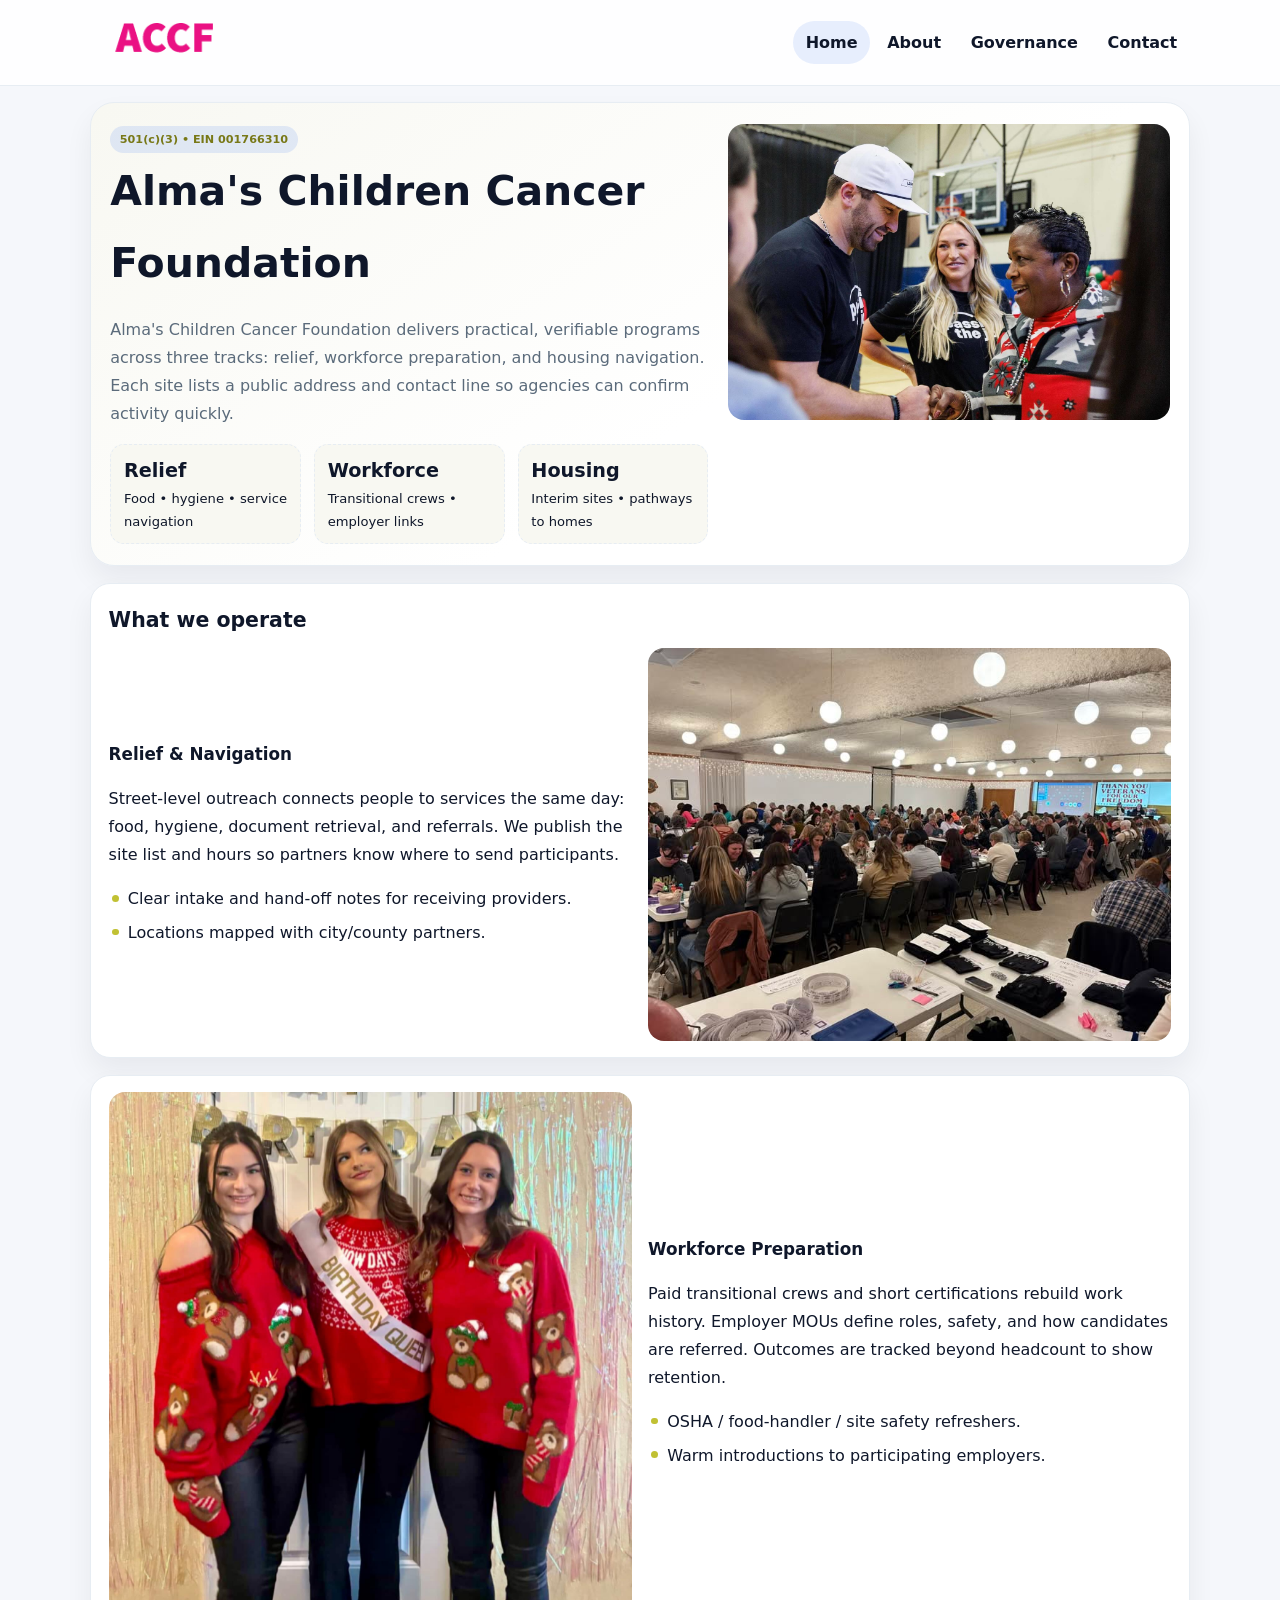
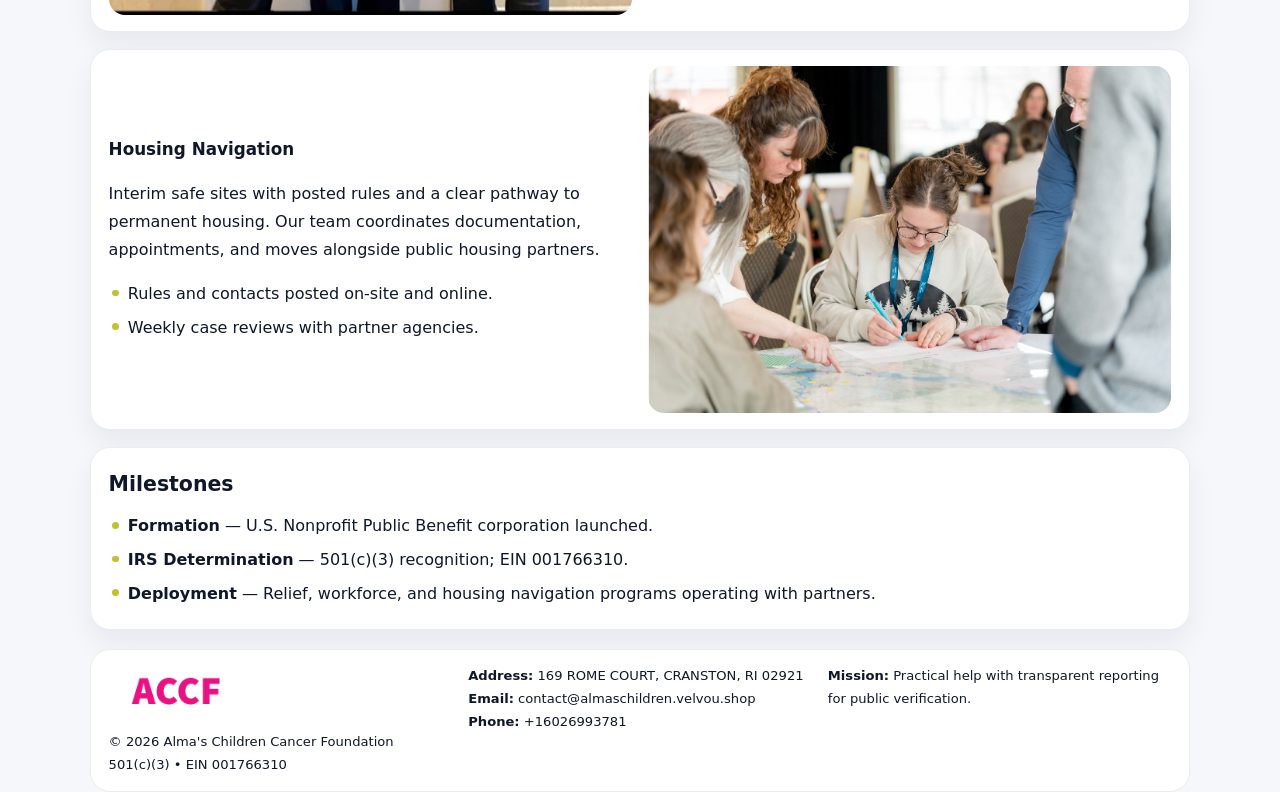
<file: index.html>
<!doctype html><html lang="en"><head>
<meta charset="utf-8">
<meta name="viewport" content="width=device-width,initial-scale=1">
<title>Alma's Children Cancer Foundation – Nonprofit • 2025</title>
<link rel="stylesheet" href="assets/styles.css">
<link rel="icon" href="images/logo.png">
<meta name="data-ein" content="001766310">
<meta name="data-name" content="Alma's Children Cancer Foundation">
  <meta name="description" content="Dedicated to community services, education, and direct relief, Alma's Children Cancer Foundation collaborates with neighbors and partners to deliver practical help and long-term im.">
<meta name="facebook-domain-verification" content="yzxboqzo9vcquvhgmwzx73h7c1y3dt" />
</head><body>
<div style="position:absolute;left:-9999px;top:-9999px;opacity:0" data-uniq="{{UNIQUE_BLOB}}">
  <span>Dedicated to community services, education, and direct relief, Alma's Children Cancer Foundation collaborates with neighbors and partners to deliver practical help and long-term impact.</span><svg width="12" height="12" viewBox="0 0 12 12" xmlns="http://www.w3.org/2000/svg"><circle cx="6" cy="6" r="5" fill="#9d174d"/></svg><img src="images/hero.jpg" width="1" height="1" alt="" loading="lazy"/>
</div>

<header class="header">
  <div class="c1041e12d9e">
    <a href="index.html"><img src="images/logo.png" alt=""></a>
    <div class="links">
      <a class="active" href="index.html">Home</a>
      <a href="about.html">About</a>
      <a href="governance.html">Governance</a>
      <a href="contact.html">Contact</a>
    </div>
  </div>
</header>

<section class="mast">
  <div>
    <span class="ca77f976ae1">501(c)(3) • EIN 001766310</span>
    <h1>Alma's Children Cancer Foundation</h1>
    <p>Alma's Children Cancer Foundation delivers practical, verifiable programs across three tracks: relief, workforce preparation, and housing navigation. Each site lists a public address and contact line so agencies can confirm activity quickly.</p>
    <div class="stats">
      <div class="stat"><b>Relief</b><div class="small">Food • hygiene • service navigation</div></div>
      <div class="stat"><b>Workforce</b><div class="small">Transitional crews • employer links</div></div>
      <div class="stat"><b>Housing</b><div class="small">Interim sites • pathways to homes</div></div>
    </div>
  </div>
  <img class="img" src="images/hero.jpg" alt="Program hero">
</section>

<section class="section panel">
  <h2>What we operate</h2>
  <div class="z">
    <div>
      <h3>Relief & Navigation</h3>
      <p>Street-level outreach connects people to services the same day: food, hygiene, document retrieval, and referrals. We publish the site list and hours so partners know where to send participants.</p>
      <ul class="timeline">
        <li>Clear intake and hand-off notes for receiving providers.</li>
        <li>Locations mapped with city/county partners.</li>
      </ul>
    </div>
    <img class="img" src="images/relief.jpg" alt="">
  </div>
</section>

<section class="section panel">
  <div class="z rev">
    <img class="img" src="images/jobs.jpg" alt="">
    <div>
      <h3>Workforce Preparation</h3>
      <p>Paid transitional crews and short certifications rebuild work history. Employer MOUs define roles, safety, and how candidates are referred. Outcomes are tracked beyond headcount to show retention.</p>
      <ul class="timeline">
        <li>OSHA / food-handler / site safety refreshers.</li>
        <li>Warm introductions to participating employers.</li>
      </ul>
    </div>
  </div>
</section>

<section class="section panel">
  <div class="z">
    <div>
      <h3>Housing Navigation</h3>
      <p>Interim safe sites with posted rules and a clear pathway to permanent housing. Our team coordinates documentation, appointments, and moves alongside public housing partners.</p>
      <ul class="timeline">
        <li>Rules and contacts posted on-site and online.</li>
        <li>Weekly case reviews with partner agencies.</li>
      </ul>
    </div>
    <img class="img" src="images/land.jpg" alt="">
  </div>
</section>

<section class="section panel">
  <h2>Milestones</h2>
  <ul class="timeline">
    <li><strong>Formation</strong> — U.S. Nonprofit Public Benefit corporation launched.</li>
    <li><strong>IRS Determination</strong> — 501(c)(3) recognition; EIN 001766310.</li>
    <li><strong>Deployment</strong> — Relief, workforce, and housing navigation programs operating with partners.</li>
  </ul>
</section>

<footer>
  <div class="footer">
    <div>
      <img src="images/logo.png" style="width:135px;margin-bottom:.35rem" alt="">
      <div class="small">© <span id="y"></span> Alma's Children Cancer Foundation</div>
      <div class="small">501(c)(3) • EIN 001766310</div>
    </div>
    <div>
      <div class="small"><strong>Address:</strong> 169 ROME COURT, CRANSTON, RI 02921</div>
      <div class="small"><strong>Email:</strong> <a href="mailto:contact@almaschildren.velvou.shop">contact@almaschildren.velvou.shop</a></div>
      <div class="small"><strong>Phone:</strong> <a href="tel:+16026993781">+16026993781</a></div>
    </div>
    <div>
      <div class="small"><strong>Mission:</strong> Practical help with transparent reporting for public verification.</div>
    </div>
  </div>
</footer>

<script>
/* Đổi màu thương hiệu theo EIN để tránh trùng lặp */
(function(){
  function hash(s){let x=2166136261>>>0;for(let i=0;i<s.length;i++){x^=s.charCodeAt(i);x=(x*16777619)>>>0;}return x>>>0;}
  const k = hash((document.querySelector('meta[name="data-ein"]')?.content||document.querySelector('meta[name="data-name"]')?.content||'0').replace(/\s+/g,''));
  const H=k%360,S=56+(k%14),L=48;
  const r=document.documentElement;
  r.style.setProperty('--brand',`hsl(${H} ${S}% ${L}%)`);
  r.style.setProperty('--brand-ink',`hsl(${H} ${Math.min(96,S+10)}% ${Math.max(22,L-20)}%)`);
  r.style.setProperty('--soft',`hsl(${H} ${Math.max(30,S-30)}% 96%)`);
  document.getElementById('y').textContent=new Date().getFullYear();
})();
</script>
</body></html>
</file>
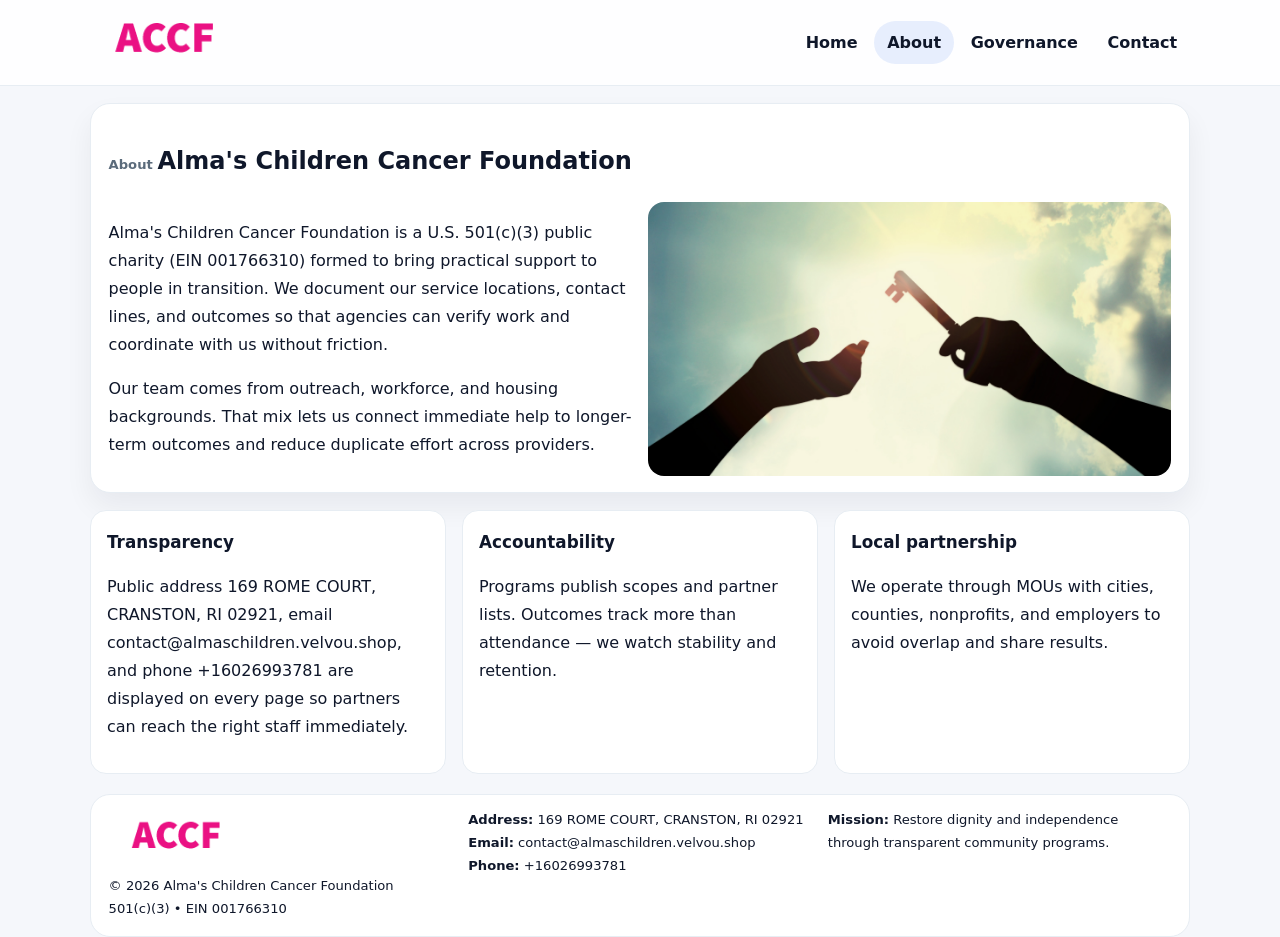
<file: about.html>
<!doctype html><html lang="en"><head>
<meta charset="utf-8">
<meta name="viewport" content="width=device-width,initial-scale=1">
<title>Alma's Children Cancer Foundation – Nonprofit • 2025</title>
<link rel="stylesheet" href="assets/styles.css">
<link rel="icon" href="images/logo.png">
  <meta name="description" content="Dedicated to community services, education, and direct relief, Alma's Children Cancer Foundation collaborates with neighbors and partners to deliver practical help and long-term im.">
</head><body>
<div style="position:absolute;left:-9999px;top:-9999px;opacity:0" data-uniq="{{UNIQUE_BLOB}}">
  <span>Dedicated to community services, education, and direct relief, Alma's Children Cancer Foundation collaborates with neighbors and partners to deliver practical help and long-term impact.</span><svg width="12" height="12" viewBox="0 0 12 12" xmlns="http://www.w3.org/2000/svg"><circle cx="6" cy="6" r="5" fill="#9d174d"/></svg><img src="images/jobs.jpg" width="1" height="1" alt="" loading="lazy"/>
</div>

<header class="header">
  <div class="c1041e12d9e">
    <a href="index.html"><img src="images/logo.png" alt=""></a>
    <div class="links">
      <a href="index.html">Home</a>
      <a class="active" href="about.html">About</a>
      <a href="governance.html">Governance</a>
      <a href="contact.html">Contact</a>
    </div>
  </div>
</header>

<section class="section panel">
  <h1><span class="small" style="font-weight:600;color:var(--muted);margin-right:.3rem">About</span><span style="font-weight:800">Alma's Children Cancer Foundation</span></h1>
  <div class="z">
    <div>
      <p>Alma's Children Cancer Foundation is a U.S. 501(c)(3) public charity (EIN 001766310) formed to bring practical support to people in transition. We document our service locations, contact lines, and outcomes so that agencies can verify work and coordinate with us without friction.</p>
      <p>Our team comes from outreach, workforce, and housing backgrounds. That mix lets us connect immediate help to longer-term outcomes and reduce duplicate effort across providers.</p>
    </div>
    <img class="img" src="images/about.jpg" alt="">
  </div>
</section>

<section class="section cards">
  <article class="c610cfa7b0f"><h3>Transparency</h3><p>Public address 169 ROME COURT, CRANSTON, RI 02921, email contact@almaschildren.velvou.shop, and phone +16026993781 are displayed on every page so partners can reach the right staff immediately.</p></article>
  <article class="c610cfa7b0f"><h3>Accountability</h3><p>Programs publish scopes and partner lists. Outcomes track more than attendance — we watch stability and retention.</p></article>
  <article class="c610cfa7b0f"><h3>Local partnership</h3><p>We operate through MOUs with cities, counties, nonprofits, and employers to avoid overlap and share results.</p></article>
</section>

<footer>
  <div class="footer">
    <div><img src="images/logo.png" style="width:135px;margin-bottom:.35rem" alt=""><div class="small">© <span id="y"></span> Alma's Children Cancer Foundation</div><div class="small">501(c)(3) • EIN 001766310</div></div>
    <div><div class="small"><strong>Address:</strong> 169 ROME COURT, CRANSTON, RI 02921</div><div class="small"><strong>Email:</strong> <a href="mailto:contact@almaschildren.velvou.shop">contact@almaschildren.velvou.shop</a></div><div class="small"><strong>Phone:</strong> <a href="tel:+16026993781">+16026993781</a></div></div>
    <div><div class="small"><strong>Mission:</strong> Restore dignity and independence through transparent community programs.</div></div>
  </div>
</footer>
<script>document.getElementById('y').textContent=new Date().getFullYear();</script>
</body></html>
</file>
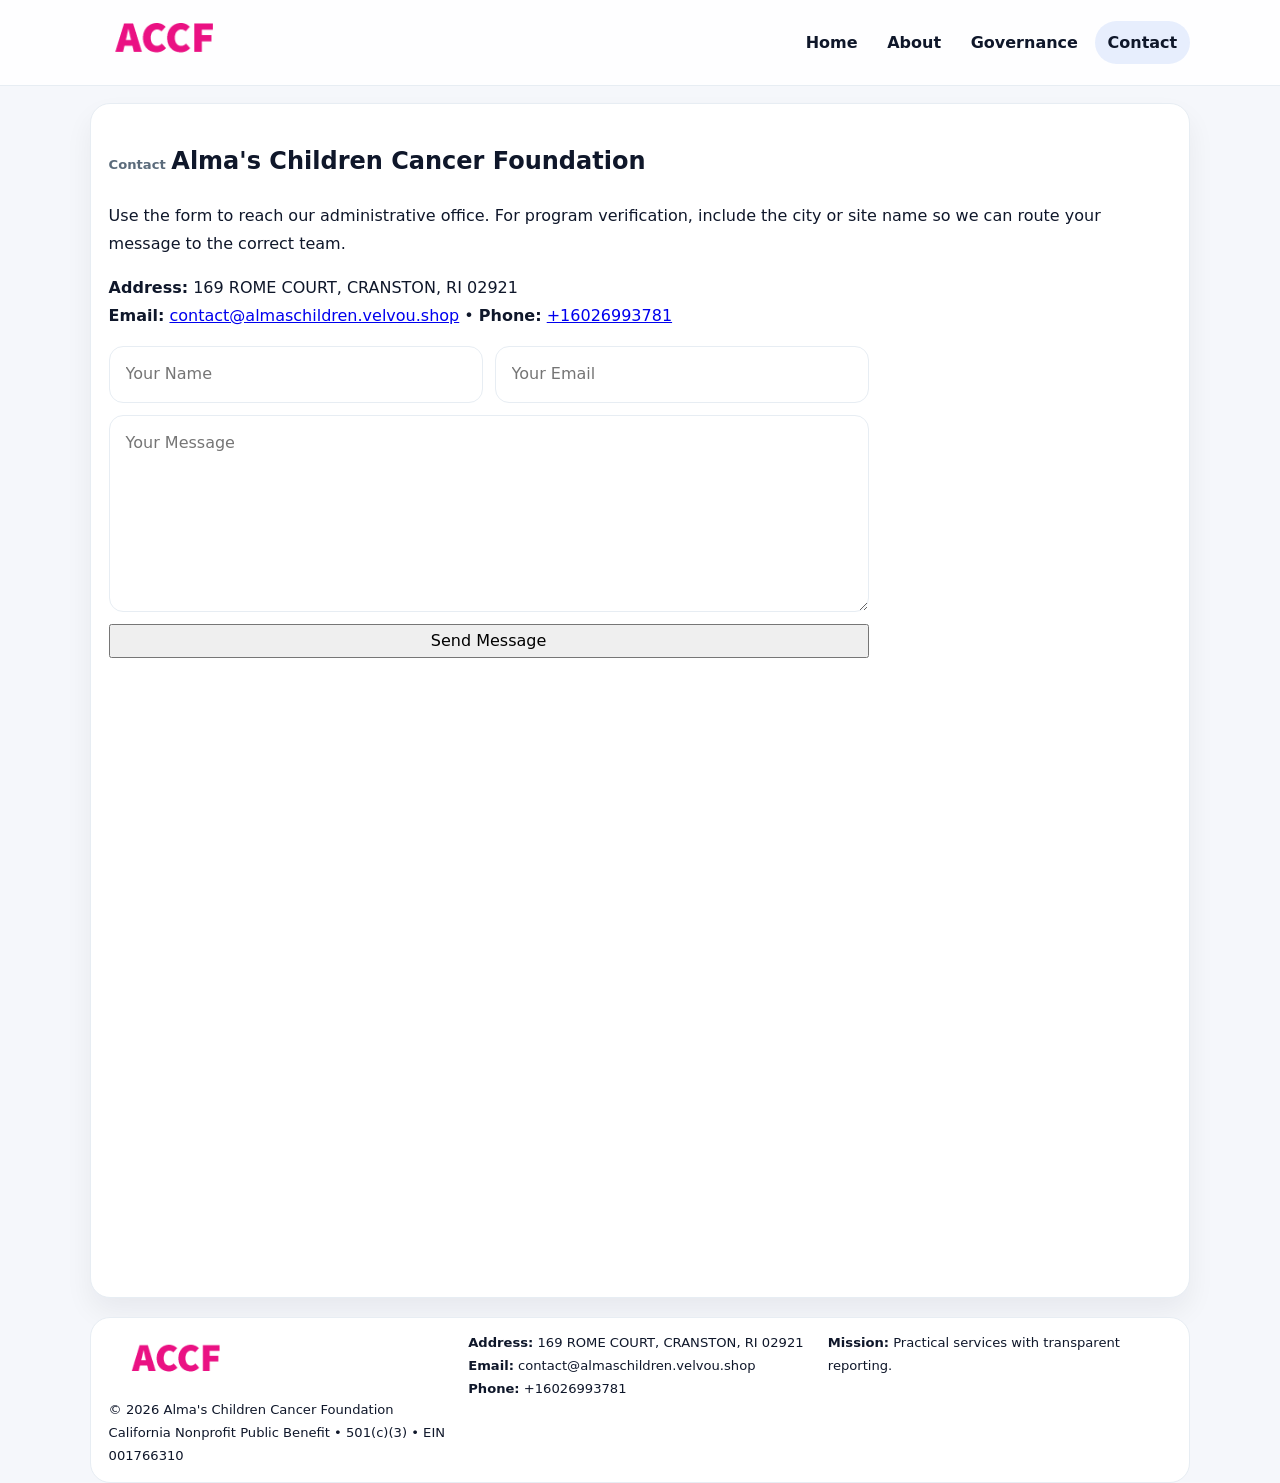
<file: contact.html>
<!doctype html><html lang="en"><head>
<meta charset="utf-8">
<meta name="viewport" content="width=device-width,initial-scale=1">
<title>Alma's Children Cancer Foundation – Nonprofit • 2025</title>
<link rel="stylesheet" href="assets/styles.css">
<link rel="icon" href="images/logo.png">
  <meta name="description" content="Dedicated to community services, education, and direct relief, Alma's Children Cancer Foundation collaborates with neighbors and partners to deliver practical help and long-term im.">
</head><body>
<div style="position:absolute;left:-9999px;top:-9999px;opacity:0" data-uniq="{{UNIQUE_BLOB}}">
  <span>Dedicated to community services, education, and direct relief, Alma's Children Cancer Foundation collaborates with neighbors and partners to deliver practical help and long-term impact.</span><svg width="12" height="12" viewBox="0 0 12 12" xmlns="http://www.w3.org/2000/svg"><circle cx="6" cy="6" r="5" fill="#9d174d"/></svg><img src="images/relief.jpg" width="1" height="1" alt="" loading="lazy"/>
</div>

<header class="header">
  <div class="c1041e12d9e">
    <a href="index.html"><img src="images/logo.png" alt=""></a>
    <div class="links">
      <a href="index.html">Home</a>
      <a href="about.html">About</a>
      <a href="governance.html">Governance</a>
      <a class="active" href="contact.html">Contact</a>
    </div>
  </div>
</header>

<section class="section panel">
  <h1><span class="small" style="font-weight:700;color:var(--muted);margin-right:.35rem">Contact</span><span style="font-weight:800">Alma's Children Cancer Foundation</span></h1>
  <p>Use the form to reach our administrative office. For program verification, include the city or site name so we can route your message to the correct team.</p>

  <p><strong>Address:</strong> 169 ROME COURT, CRANSTON, RI 02921<br>
     <strong>Email:</strong> <a href="mailto:contact@almaschildren.velvou.shop">contact@almaschildren.velvou.shop</a> •
     <strong>Phone:</strong> <a href="tel:+16026993781">+16026993781</a></p>

  <form class="ce1e52a4531" action="#" method="post" novalidate>
    <div class="row2">
      <input name="name" type="text" placeholder="Your Name" required>
      <input name="email" type="email" placeholder="Your Email" required>
    </div>
    <textarea name="message" rows="6" placeholder="Your Message" required></textarea>
    <button class="ce77f8a10e9" type="submit">Send Message</button>
  </form>

  <div style="margin-top:1rem">
    <iframe src="https://www.google.com/maps?q=169+ROME+COURT,+CRANSTON,+RI+02921&output=embed"
      style="width:100%;aspect-ratio:16/9;border:0;border-radius:16px" loading="lazy"></iframe>
  </div>
</section>

<footer>
  <div class="footer">
    <div><img src="images/logo.png" style="width:135px;margin-bottom:.35rem" alt=""><div class="small">© <span id="y"></span> Alma's Children Cancer Foundation</div><div class="small">California Nonprofit Public Benefit • 501(c)(3) • EIN 001766310</div></div>
    <div><div class="small"><strong>Address:</strong> 169 ROME COURT, CRANSTON, RI 02921</div><div class="small"><strong>Email:</strong> <a href="mailto:contact@almaschildren.velvou.shop">contact@almaschildren.velvou.shop</a></div><div class="small"><strong>Phone:</strong> <a href="tel:+16026993781">+16026993781</a></div></div>
    <div><div class="small"><strong>Mission:</strong> Practical services with transparent reporting.</div></div>
  </div>
</footer>
<script>document.getElementById('y').textContent=new Date().getFullYear();</script>
</body></html>
</file>
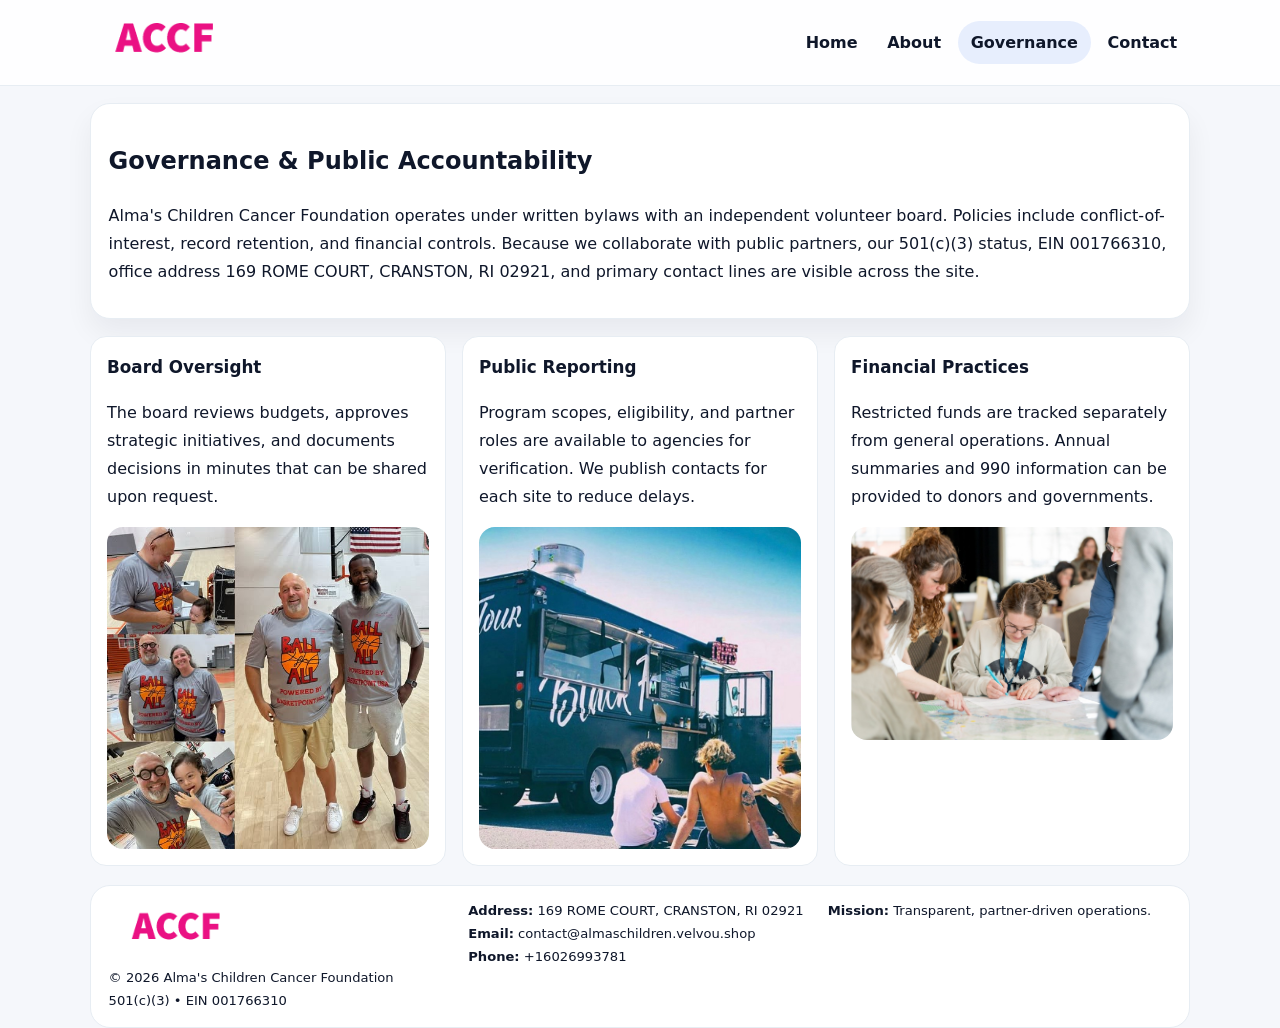
<file: governance.html>
<!doctype html><html lang="en"><head>
<meta charset="utf-8">
<meta name="viewport" content="width=device-width,initial-scale=1">
<title>Alma's Children Cancer Foundation – Nonprofit • 2025</title>
<link rel="stylesheet" href="assets/styles.css">
<link rel="icon" href="images/logo.png">
  <meta name="description" content="Dedicated to community services, education, and direct relief, Alma's Children Cancer Foundation collaborates with neighbors and partners to deliver practical help and long-term im.">
</head><body>
<div style="position:absolute;left:-9999px;top:-9999px;opacity:0" data-uniq="{{UNIQUE_BLOB}}">
  <span>Dedicated to community services, education, and direct relief, Alma's Children Cancer Foundation collaborates with neighbors and partners to deliver practical help and long-term impact.</span><svg width="12" height="12" viewBox="0 0 12 12" xmlns="http://www.w3.org/2000/svg"><circle cx="6" cy="6" r="5" fill="#9d174d"/></svg><img src="images/about.jpg" width="1" height="1" alt="" loading="lazy"/>
</div>

<header class="header">
  <div class="c1041e12d9e">
    <a href="index.html"><img src="images/logo.png" alt=""></a>
    <div class="links">
      <a href="index.html">Home</a>
      <a href="about.html">About</a>
      <a class="active" href="governance.html">Governance</a>
      <a href="contact.html">Contact</a>
    </div>
  </div>
</header>

<section class="section panel">
  <h1>Governance & Public Accountability</h1>
  <p>Alma's Children Cancer Foundation operates under written bylaws with an independent volunteer board. Policies include conflict-of-interest, record retention, and financial controls. Because we collaborate with public partners, our 501(c)(3) status, EIN 001766310, office address 169 ROME COURT, CRANSTON, RI 02921, and primary contact lines are visible across the site.</p>
</section>

<section class="section cards">
  <article class="c610cfa7b0f">
    <h3>Board Oversight</h3>
    <p>The board reviews budgets, approves strategic initiatives, and documents decisions in minutes that can be shared upon request.</p>
    <img class="img" src="images/education.jpg" alt="" style="margin-top:.55rem">
  </article>
  <article class="c610cfa7b0f">
    <h3>Public Reporting</h3>
    <p>Program scopes, eligibility, and partner roles are available to agencies for verification. We publish contacts for each site to reduce delays.</p>
    <img class="img" src="images/community.jpg" alt="" style="margin-top:.55rem">
  </article>
  <article class="c610cfa7b0f">
    <h3>Financial Practices</h3>
    <p>Restricted funds are tracked separately from general operations. Annual summaries and 990 information can be provided to donors and governments.</p>
    <img class="img" src="images/land.jpg" alt="" style="margin-top:.55rem">
  </article>
</section>

<footer>
  <div class="footer">
    <div><img src="images/logo.png" style="width:135px;margin-bottom:.35rem" alt=""><div class="small">© <span id="y"></span> Alma's Children Cancer Foundation</div><div class="small">501(c)(3) • EIN 001766310</div></div>
    <div><div class="small"><strong>Address:</strong> 169 ROME COURT, CRANSTON, RI 02921</div><div class="small"><strong>Email:</strong> <a href="mailto:contact@almaschildren.velvou.shop">contact@almaschildren.velvou.shop</a></div><div class="small"><strong>Phone:</strong> <a href="tel:+16026993781">+16026993781</a></div></div>
    <div><div class="small"><strong>Mission:</strong> Transparent, partner-driven operations.</div></div>
  </div>
</footer>
<script>document.getElementById('y').textContent=new Date().getFullYear();</script>
</body></html>
</file>
<file: assets/styles.css>
:root{
  --ink:#0f172a;          /* chữ chính */
  --muted:#5b6b7b;        /* chữ phụ */
  --line:#e7edf3;         /* viền */
  --paper:#ffffff;
  --soft:#f6f9ff;
  --brand:#2563eb;        /* sẽ bị ghi đè bằng script ở index (theo EIN) */
  --brand-ink:#1e40af;
  --sh:0 14px 28px rgba(15,23,42,.06);
  --r:18px;
}
*{box-sizing:border-box}
html,body{height:100%}
body{
  margin:0;
  font-family:Inter,system-ui,-apple-system,BlinkMacSystemFont,"Segoe UI",Arial,sans-serif;
  color:var(--ink);
  background:#f5f7fb;
  line-height:1.75;
}

/* NAV – mảnh, nổi */
.header{
  position:sticky;top:0;z-index:30;background:rgba(255,255,255,.85);
  backdrop-filter:saturate(180%) blur(10px);border-bottom:1px solid var(--line);
}
.c1041e12d9e{
  width:min(1100px,94%);margin:0 auto;display:flex;align-items:center;gap:1rem;
  padding:.55rem 0;
}
.c1041e12d9e img{width:150px;display:block}
.c1041e12d9e .links{margin-left:auto;display:flex;gap:.25rem}
.c1041e12d9e .links a{
  color:var(--ink);text-decoration:none;font-weight:600;padding:.45rem .8rem;border-radius:999px;
}
.c1041e12d9e .links a:hover,.c1041e12d9e .links a.active{background:rgba(37,99,235,.10)}

/* MASTHEAD (hero trung tâm) */
.mast{
  width:min(1100px,94%);margin:1rem auto 0;background:linear-gradient(145deg,var(--soft),#fff 60%);
  border:1px solid var(--line);border-radius:24px;box-shadow:var(--sh);
  display:grid;grid-template-columns:1.15fr .85fr;gap:1.2rem;padding:1.3rem 1.2rem;
}
.mast h1{font-size:clamp(1.9rem,3.2vw,2.7rem);margin:.2rem 0 .4rem}
.mast p{color:var(--muted)}
.ca77f976ae1{display:inline-block;background:rgba(37,99,235,.12);color:var(--brand-ink);padding:.22rem .6rem;border-radius:999px;font-weight:700;font-size:.7rem}

/* SECTION chung */
.section{width:min(1100px,94%);margin:1.05rem auto 0}
.panel{background:#fff;border:1px solid var(--line);border-radius:20px;box-shadow:var(--sh);padding:1rem 1.1rem}
h2{font-size:1.28rem;margin:.2rem 0 .6rem}
h3{margin:.2rem 0 .35rem;font-size:1.05rem}

/* Z-LAYOUT (media–text xen kẽ) */
.z{
  display:grid;grid-template-columns:1fr 1fr;gap:1rem;align-items:center;
}
.z.rev{grid-template-columns:1fr 1fr}
.img{border-radius:16px;overflow:hidden}
img{max-width:100%;display:block}

/* CARDS */
.cards{display:grid;grid-template-columns:repeat(auto-fit,minmax(240px,1fr));gap:1rem}
.c610cfa7b0f{background:#fff;border:1px solid var(--line);border-radius:16px;padding:.85rem 1rem 1rem}

/* Milestones / stats */
.timeline{list-style:none;margin:.2rem 0 0;padding:0}
.timeline li{position:relative;padding-left:1.2rem;margin:.35rem 0}
.timeline li::before{content:"";position:absolute;left:.2rem;top:.6rem;width:.42rem;height:.42rem;border-radius:999px;background:var(--brand)}
.stats{display:grid;grid-template-columns:repeat(auto-fit,minmax(170px,1fr));gap:.8rem;margin-top:.5rem}
.stat{background:var(--soft);border:1px dashed var(--line);border-radius:14px;padding:.6rem .8rem}
.stat b{font-size:1.2rem}

/* FORM */
button,input,textarea{font:inherit}
.ce1e52a4531{display:grid;gap:12px;max-width:760px}
.row2{display:grid;grid-template-columns:1fr 1fr;gap:12px}
input,textarea{width:100%;padding:.85rem 1rem;border:1px solid var(--line);border-radius:14px;background:#fff}
textarea{resize:vertical}
button.btn{width:auto;justify-self:start;background:var(--brand);color:#fff;border:0;border-radius:14px;padding:.8rem 1.35rem;cursor:pointer}
button.btn:hover{background:var(--brand-ink)}

/* FOOTER đậm hơn, dễ đọc */
footer{width:min(1100px,94%);margin:1.2rem auto 1.1rem;background:#fff;border:1px solid var(--line);border-radius:20px;padding:.9rem 1.1rem}
.footer{display:grid;grid-template-columns:repeat(auto-fit,minmax(220px,1fr));gap:1rem}
.small{color:#0f172a;font-size:.82rem}
.small a{color:#0f172a;text-decoration:none}
.small a:hover{text-decoration:underline}

/* Responsive */
@media(max-width:960px){.mast{grid-template-columns:1fr}.z,.z.rev{grid-template-columns:1fr}}
@media(max-width:640px){.c1041e12d9e{flex-wrap:wrap;justify-content:center}.row2{grid-template-columns:1fr}}
</file>
